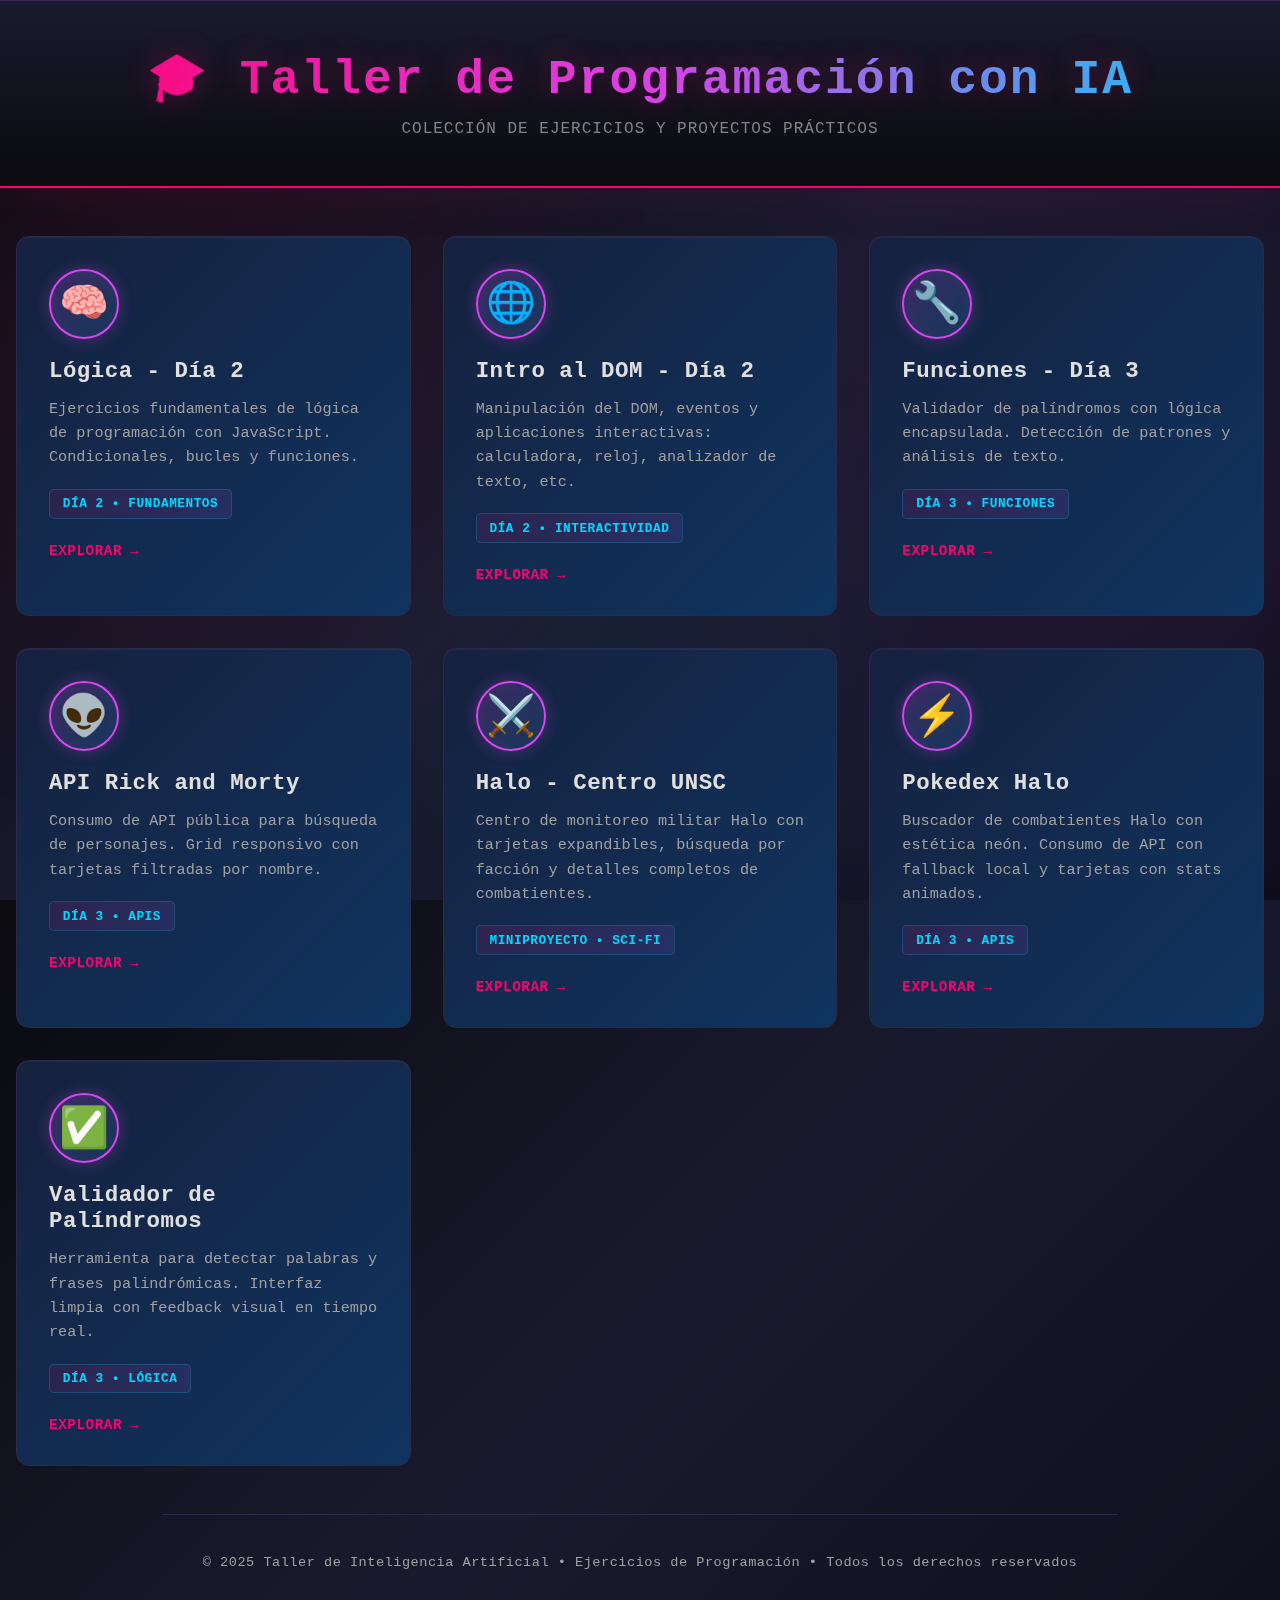
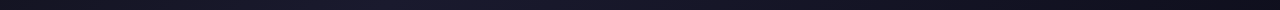
<file: index.html>
<!DOCTYPE html>
<html lang="es">

<head>
    <meta charset="UTF-8">
    <meta name="viewport" content="width=device-width, initial-scale=1.0">
    <title>Taller de Programación con IA - Ejercicios</title>
    <style>
        :root {
            --neon-pink: #ff006e;
            --neon-purple: #d946ef;
            --neon-cyan: #00d9ff;
            --neon-magenta: #b700ff;
            --dark-bg: #0a0a0f;
            --dark-bg-2: #1a1a2e;
            --card-bg: #16213e;
            --text-light: #e0e0e0;
            --text-subtle: #a0a0a0;
            --border-color: #2a2a4a;
            --transition: all 0.35s cubic-bezier(0.4, 0, 0.2, 1);
        }

        * {
            margin: 0;
            padding: 0;
            box-sizing: border-box;
        }

        html, body {
            scroll-behavior: smooth;
            height: 100%;
        }

        body {
            font-family: 'JetBrains Mono', 'Courier New', monospace;
            background: linear-gradient(135deg, #0a0a0f 0%, #1a1a2e 50%, #0d0d1a 100%);
            color: var(--text-light);
            margin: 0;
            padding: 0;
            display: flex;
            flex-direction: column;
            align-items: center;
            min-height: 100vh;
            position: relative;
            overflow-x: hidden;
        }

        /* Fondo animado con neón sutil */
        body::before {
            content: '';
            position: fixed;
            top: 0;
            left: 0;
            right: 0;
            bottom: 0;
            background: 
                radial-gradient(circle at 15% 40%, rgba(255, 0, 110, 0.08) 0%, transparent 40%),
                radial-gradient(circle at 85% 60%, rgba(217, 70, 239, 0.08) 0%, transparent 40%),
                radial-gradient(circle at 50% 80%, rgba(0, 217, 255, 0.05) 0%, transparent 40%);
            pointer-events: none;
            z-index: 0;
            animation: ambientGlow 8s ease-in-out infinite;
        }

        @keyframes ambientGlow {
            0%, 100% { opacity: 0.6; }
            50% { opacity: 0.8; }
        }

        header {
            background: linear-gradient(180deg, #1a1a2e 0%, #0a0a0f 100%);
            border-bottom: 2px solid var(--neon-pink);
            color: white;
            width: 100%;
            padding: 3rem 1rem;
            text-align: center;
            box-shadow: 0 0 50px rgba(255, 0, 110, 0.1), inset 0 1px 0 rgba(217, 70, 239, 0.2);
            margin-bottom: 3rem;
            position: relative;
            z-index: 1;
            animation: slideDown 0.6s cubic-bezier(0.34, 1.56, 0.64, 1);
        }

        @keyframes slideDown {
            from {
                opacity: 0;
                transform: translateY(-30px);
            }
            to {
                opacity: 1;
                transform: translateY(0);
            }
        }

        h1 {
            margin: 0;
            font-size: clamp(1.8rem, 5vw, 3rem);
            font-weight: 700;
            letter-spacing: 2px;
            background: linear-gradient(90deg, #ff006e 0%, #d946ef 50%, #00d9ff 100%);
            -webkit-background-clip: text;
            -webkit-text-fill-color: transparent;
            background-clip: text;
            text-shadow: 0 0 30px rgba(255, 0, 110, 0.3);
        }

        p.subtitle {
            margin-top: 0.8rem;
            opacity: 0.8;
            font-size: clamp(0.9rem, 3vw, 1rem);
            font-weight: 300;
            letter-spacing: 1px;
            color: var(--text-subtle);
            text-transform: uppercase;
        }

        main {
            width: 100%;
            max-width: 1400px;
            padding: 0 1rem 3rem 1rem;
            display: grid;
            grid-template-columns: repeat(auto-fit, minmax(300px, 1fr));
            gap: 2rem;
            position: relative;
            z-index: 1;
            animation: fadeIn 0.8s ease-out 0.2s both;
        }

        @keyframes fadeIn {
            from {
                opacity: 0;
            }
            to {
                opacity: 1;
            }
        }

        .card {
            background: linear-gradient(135deg, #16213e 0%, #0f3460 100%);
            border-radius: 0.8rem;
            padding: 2rem;
            border: 1px solid var(--border-color);
            box-shadow: 
                0 0 20px rgba(255, 0, 110, 0),
                inset 0 1px 0 rgba(217, 70, 239, 0.1);
            transition: var(--transition);
            text-decoration: none;
            color: var(--text-light);
            display: flex;
            flex-direction: column;
            align-items: flex-start;
            overflow: hidden;
            position: relative;
            animation: slideUp 0.6s cubic-bezier(0.34, 1.56, 0.64, 1) backwards;
        }

        /* Animación escalonada para cada tarjeta */
        .card:nth-child(1) { animation-delay: 0.1s; }
        .card:nth-child(2) { animation-delay: 0.2s; }
        .card:nth-child(3) { animation-delay: 0.3s; }
        .card:nth-child(4) { animation-delay: 0.4s; }
        .card:nth-child(5) { animation-delay: 0.5s; }
        .card:nth-child(6) { animation-delay: 0.6s; }
        .card:nth-child(7) { animation-delay: 0.7s; }

        @keyframes slideUp {
            from {
                opacity: 0;
                transform: translateY(30px);
            }
            to {
                opacity: 1;
                transform: translateY(0);
            }
        }

        /* Efecto glow de neón en hover */
        .card::before {
            content: '';
            position: absolute;
            top: -50%;
            left: -50%;
            width: 200%;
            height: 200%;
            background: linear-gradient(45deg, transparent 30%, rgba(255, 0, 110, 0.1) 50%, transparent 70%);
            transform: rotate(45deg);
            transition: all 0.6s ease;
            z-index: 0;
            opacity: 0;
        }

        .card:hover::before {
            animation: shimmer 0.6s ease-out;
        }

        @keyframes shimmer {
            0% {
                transform: translateX(-100%) translateY(-100%) rotate(45deg);
                opacity: 0;
            }
            50% {
                opacity: 1;
            }
            100% {
                transform: translateX(100%) translateY(100%) rotate(45deg);
                opacity: 0;
            }
        }

        .card:hover {
            transform: translateY(-10px);
            border-color: var(--neon-pink);
            box-shadow: 
                0 0 30px rgba(255, 0, 110, 0.3),
                0 0 60px rgba(217, 70, 239, 0.15),
                inset 0 0 20px rgba(0, 217, 255, 0.05);
        }

        .card:hover .card-icon {
            transform: scale(1.15) rotate(-10deg);
            box-shadow: 0 0 30px rgba(217, 70, 239, 0.6);
        }

        .card:hover .card-arrow::after {
            transform: translateX(10px);
            color: var(--neon-cyan);
        }

        .card-icon {
            font-size: 2.5rem;
            margin-bottom: 1.2rem;
            background: linear-gradient(135deg, rgba(217, 70, 239, 0.2) 0%, rgba(0, 217, 255, 0.1) 100%);
            width: 70px;
            height: 70px;
            display: flex;
            align-items: center;
            justify-content: center;
            border-radius: 50%;
            border: 2px solid var(--neon-purple);
            color: var(--neon-cyan);
            transition: var(--transition);
            position: relative;
            z-index: 2;
            box-shadow: 0 0 15px rgba(217, 70, 239, 0.3), inset 0 0 15px rgba(217, 70, 239, 0.05);
        }

        .card h2 {
            margin: 0 0 0.8rem 0;
            font-size: 1.4rem;
            color: var(--text-light);
            transition: var(--transition);
            position: relative;
            z-index: 2;
            font-weight: 600;
            letter-spacing: 0.5px;
        }

        .card:hover h2 {
            color: var(--neon-pink);
            text-shadow: 0 0 20px rgba(255, 0, 110, 0.4);
        }

        .card p {
            margin: 0;
            color: var(--text-subtle);
            line-height: 1.6;
            font-size: 0.95rem;
            position: relative;
            z-index: 2;
        }

        .card-meta {
            margin-top: 1.2rem;
            font-size: 0.8rem;
            background: linear-gradient(90deg, rgba(255, 0, 110, 0.1), rgba(217, 70, 239, 0.1));
            color: var(--neon-cyan);
            font-weight: 600;
            position: relative;
            z-index: 2;
            padding: 0.4rem 0.8rem;
            border-radius: 0.3rem;
            border: 1px solid rgba(0, 217, 255, 0.2);
            text-transform: uppercase;
            letter-spacing: 0.5px;
        }

        .card-arrow {
            margin-top: 1.5rem;
            font-weight: 600;
            color: var(--neon-pink);
            display: flex;
            align-items: center;
            gap: 0.5rem;
            transition: var(--transition);
            position: relative;
            z-index: 2;
            text-transform: uppercase;
            letter-spacing: 0.5px;
            font-size: 0.9rem;
        }

        .card-arrow::after {
            content: '→';
            transition: transform 0.3s ease, color 0.3s ease;
            display: inline-block;
        }

        footer {
            margin-top: auto;
            padding: 2.5rem;
            color: var(--text-subtle);
            font-size: 0.85rem;
            text-align: center;
            position: relative;
            z-index: 1;
            animation: fadeIn 1s ease-out 0.8s both;
            border-top: 1px solid var(--border-color);
            letter-spacing: 0.5px;
        }

        /* Responsive */
        @media (max-width: 768px) {
            header {
                padding: 2rem 1rem;
                margin-bottom: 2rem;
            }

            h1 {
                font-size: 1.8rem;
            }

            main {
                grid-template-columns: 1fr;
                gap: 1.5rem;
                padding: 0 1rem 2rem 1rem;
            }

            .card {
                padding: 1.5rem;
            }

            .card-icon {
                width: 60px;
                height: 60px;
                font-size: 2rem;
            }
        }

        /* Accessibility */
        .card:focus-visible {
            outline: 2px solid var(--neon-cyan);
            outline-offset: 3px;
        }

        /* Reduce motion */
        @media (prefers-reduced-motion: reduce) {
            * {
                animation-duration: 0.01ms !important;
                animation-iteration-count: 1 !important;
                transition-duration: 0.01ms !important;
            }
        }
    </style>
</head>

<body>

    <header>
        <h1>🎓 Taller de Programación con IA</h1>
        <p class="subtitle">Colección de Ejercicios y Proyectos Prácticos</p>
    </header>

    <main>
        <!-- Día 2: Lógica -->
        <a href="Lógica-Dia_2/index.html" class="card">
            <div class="card-icon">🧠</div>
            <h2>Lógica - Día 2</h2>
            <p>Ejercicios fundamentales de lógica de programación con JavaScript. Condicionales, bucles y funciones.</p>
            <div class="card-meta">Día 2 • Fundamentos</div>
            <div class="card-arrow">Explorar</div>
        </a>

        <!-- Día 2: DOM -->
        <a href="dom-dia-2/index.html" class="card">
            <div class="card-icon">🌐</div>
            <h2>Intro al DOM - Día 2</h2>
            <p>Manipulación del DOM, eventos y aplicaciones interactivas: calculadora, reloj, analizador de texto, etc.</p>
            <div class="card-meta">Día 2 • Interactividad</div>
            <div class="card-arrow">Explorar</div>
        </a>

        <!-- Día 3: Funciones -->
        <a href="funciones-dia3/index.html" class="card">
            <div class="card-icon">🔧</div>
            <h2>Funciones - Día 3</h2>
            <p>Validador de palíndromos con lógica encapsulada. Detección de patrones y análisis de texto.</p>
            <div class="card-meta">Día 3 • Funciones</div>
            <div class="card-arrow">Explorar</div>
        </a>

        <!-- Día 3: API Rick and Morty -->
        <a href="api-rick-morty/index.html" class="card">
            <div class="card-icon">👽</div>
            <h2>API Rick and Morty</h2>
            <p>Consumo de API pública para búsqueda de personajes. Grid responsivo con tarjetas filtradas por nombre.</p>
            <div class="card-meta">Día 3 • APIs</div>
            <div class="card-arrow">Explorar</div>
        </a>

        <!-- Miniproyecto: Halo Centro de Monitoreo -->
        <a href="miniproyecto/index.html" class="card">
            <div class="card-icon">⚔️</div>
            <h2>Halo - Centro UNSC</h2>
            <p>Centro de monitoreo militar Halo con tarjetas expandibles, búsqueda por facción y detalles completos de combatientes.</p>
            <div class="card-meta">Miniproyecto • Sci-Fi</div>
            <div class="card-arrow">Explorar</div>
        </a>

        <!-- API: Pokedex Halo -->
        <a href="apli-dia-3/index.html" class="card">
            <div class="card-icon">⚡</div>
            <h2>Pokedex Halo</h2>
            <p>Buscador de combatientes Halo con estética neón. Consumo de API con fallback local y tarjetas con stats animados.</p>
            <div class="card-meta">Día 3 • APIs</div>
            <div class="card-arrow">Explorar</div>
        </a>

        <!-- Validador: Palíndromos -->
        <a href="funciones-dia3/index.html" class="card">
            <div class="card-icon">✅</div>
            <h2>Validador de Palíndromos</h2>
            <p>Herramienta para detectar palabras y frases palindrómicas. Interfaz limpia con feedback visual en tiempo real.</p>
            <div class="card-meta">Día 3 • Lógica</div>
            <div class="card-arrow">Explorar</div>
        </a>
    </main>

    <footer>
        <p>&copy; 2025 Taller de Inteligencia Artificial • Ejercicios de Programación • Todos los derechos reservados</p>
    </footer>

</body>

</html>
</file>
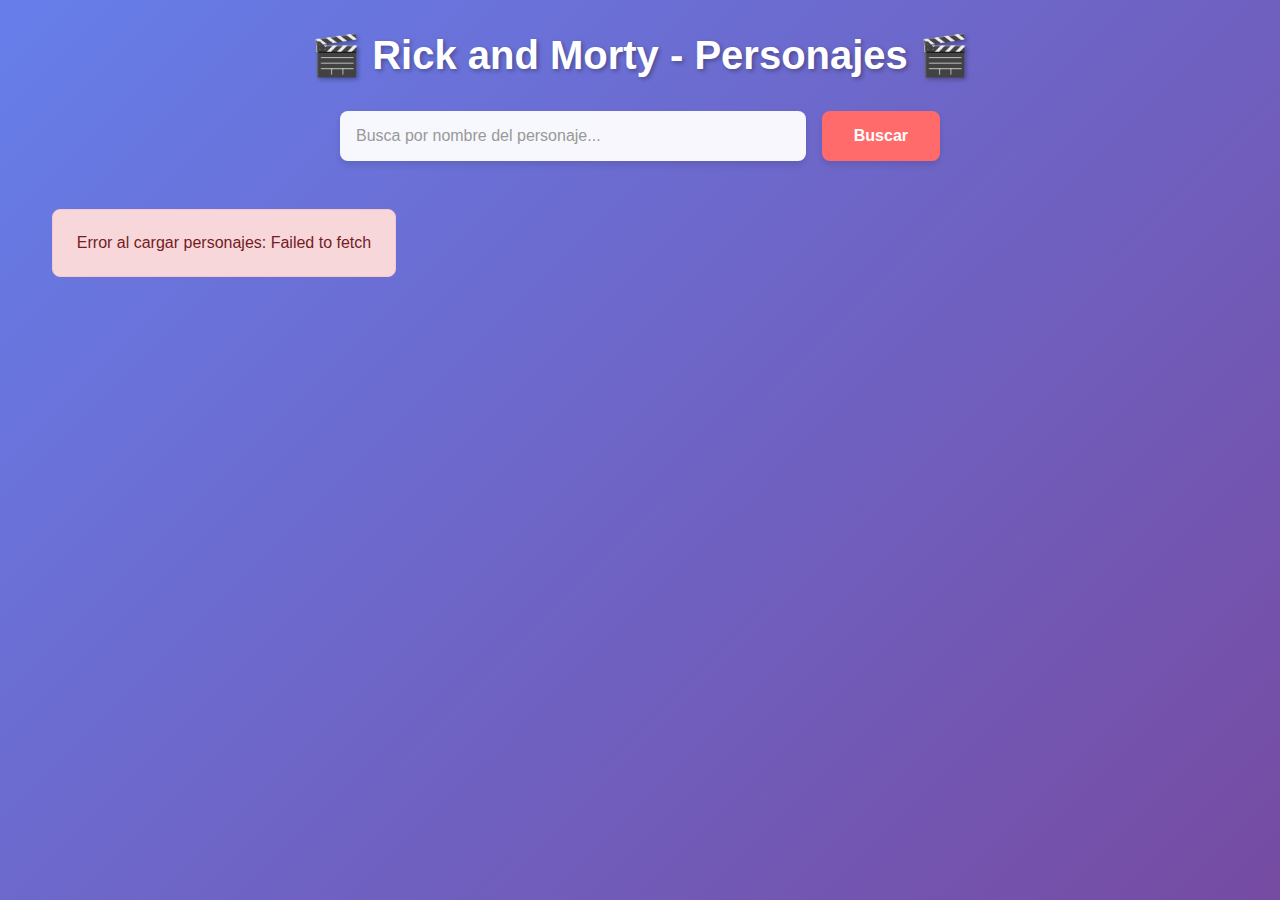
<file: api-rick-morty/index.html>
<!DOCTYPE html>
<html lang="es">
<head>
    <meta charset="UTF-8">
    <meta name="viewport" content="width=device-width, initial-scale=1.0">
    <title>Rick and Morty - Personajes</title>
    <style>
        * {
            margin: 0;
            padding: 0;
            box-sizing: border-box;
        }

        body {
            font-family: 'Arial', sans-serif;
            background: linear-gradient(135deg, #667eea 0%, #764ba2 100%);
            min-height: 100vh;
            padding: 2rem;
        }

        .header {
            text-align: center;
            color: white;
            margin-bottom: 2rem;
        }

        .header h1 {
            font-size: 2.5rem;
            margin-bottom: 0.5rem;
            text-shadow: 2px 2px 4px rgba(0, 0, 0, 0.3);
        }

        .search-section {
            max-width: 600px;
            margin: 0 auto 3rem;
            display: flex;
            gap: 1rem;
        }

        .search-section input {
            flex: 1;
            padding: 1rem;
            border: none;
            border-radius: 8px;
            font-size: 1rem;
            background: rgba(255, 255, 255, 0.95);
            color: #333;
            box-shadow: 0 4px 6px rgba(0, 0, 0, 0.1);
            transition: all 0.3s ease;
        }

        .search-section input:focus {
            outline: none;
            box-shadow: 0 6px 12px rgba(0, 0, 0, 0.2);
            transform: translateY(-2px);
        }

        .search-section input::placeholder {
            color: #999;
        }

        .search-section button {
            padding: 1rem 2rem;
            background: #ff6b6b;
            color: white;
            border: none;
            border-radius: 8px;
            font-size: 1rem;
            font-weight: bold;
            cursor: pointer;
            transition: all 0.3s ease;
            box-shadow: 0 4px 6px rgba(0, 0, 0, 0.1);
        }

        .search-section button:hover {
            background: #ff5252;
            transform: translateY(-2px);
            box-shadow: 0 6px 12px rgba(0, 0, 0, 0.2);
        }

        .search-section button:active {
            transform: translateY(0);
        }

        .container {
            display: grid;
            grid-template-columns: repeat(3, 1fr);
            gap: 2rem;
            max-width: 1400px;
            margin: 0 auto;
        }

        .card {
            background: white;
            border-radius: 12px;
            overflow: hidden;
            box-shadow: 0 8px 16px rgba(0, 0, 0, 0.2);
            transition: all 0.3s ease;
            cursor: pointer;
        }

        .card:hover {
            transform: translateY(-8px);
            box-shadow: 0 12px 24px rgba(0, 0, 0, 0.3);
        }

        .card-image {
            width: 100%;
            height: 250px;
            object-fit: cover;
        }

        .card-content {
            padding: 1.5rem;
        }

        .card-name {
            font-size: 1.3rem;
            font-weight: bold;
            color: #333;
            margin-bottom: 1rem;
        }

        .card-info {
            display: flex;
            flex-direction: column;
            gap: 0.75rem;
            font-size: 0.95rem;
            color: #666;
        }

        .card-info-row {
            display: flex;
            justify-content: space-between;
            align-items: center;
        }

        .label {
            font-weight: bold;
            color: #333;
        }

        .status {
            padding: 0.3rem 0.8rem;
            border-radius: 20px;
            font-size: 0.85rem;
            font-weight: bold;
            display: inline-block;
        }

        .status.alive {
            background: #d4edda;
            color: #155724;
        }

        .status.dead {
            background: #f8d7da;
            color: #721c24;
        }

        .status.unknown {
            background: #e2e3e5;
            color: #383d41;
        }

        .loading {
            text-align: center;
            color: white;
            font-size: 1.2rem;
            padding: 2rem;
        }

        .error {
            background: #f8d7da;
            color: #721c24;
            padding: 1.5rem;
            border-radius: 8px;
            text-align: center;
            max-width: 600px;
            margin: 0 auto;
            border: 1px solid #f5c6cb;
        }

        .no-results {
            text-align: center;
            color: white;
            font-size: 1.1rem;
            padding: 2rem;
        }

        /* Responsive */
        @media (max-width: 768px) {
            .container {
                grid-template-columns: 1fr;
            }

            .header h1 {
                font-size: 2rem;
            }

            .search-section {
                flex-direction: column;
            }

            .search-section input,
            .search-section button {
                width: 100%;
            }
        }

        @media (max-width: 1024px) and (min-width: 769px) {
            .container {
                grid-template-columns: repeat(2, 1fr);
            }
        }
    </style>
</head>
<body>
    <div class="header">
        <h1>🎬 Rick and Morty - Personajes 🎬</h1>
    </div>

    <div class="search-section">
        <input 
            type="text" 
            id="searchInput" 
            placeholder="Busca por nombre del personaje..." 
        />
        <button id="searchBtn">Buscar</button>
    </div>

    <div id="container" class="container"></div>

    <script src="api.js"></script>
</body>
</html>
</file>
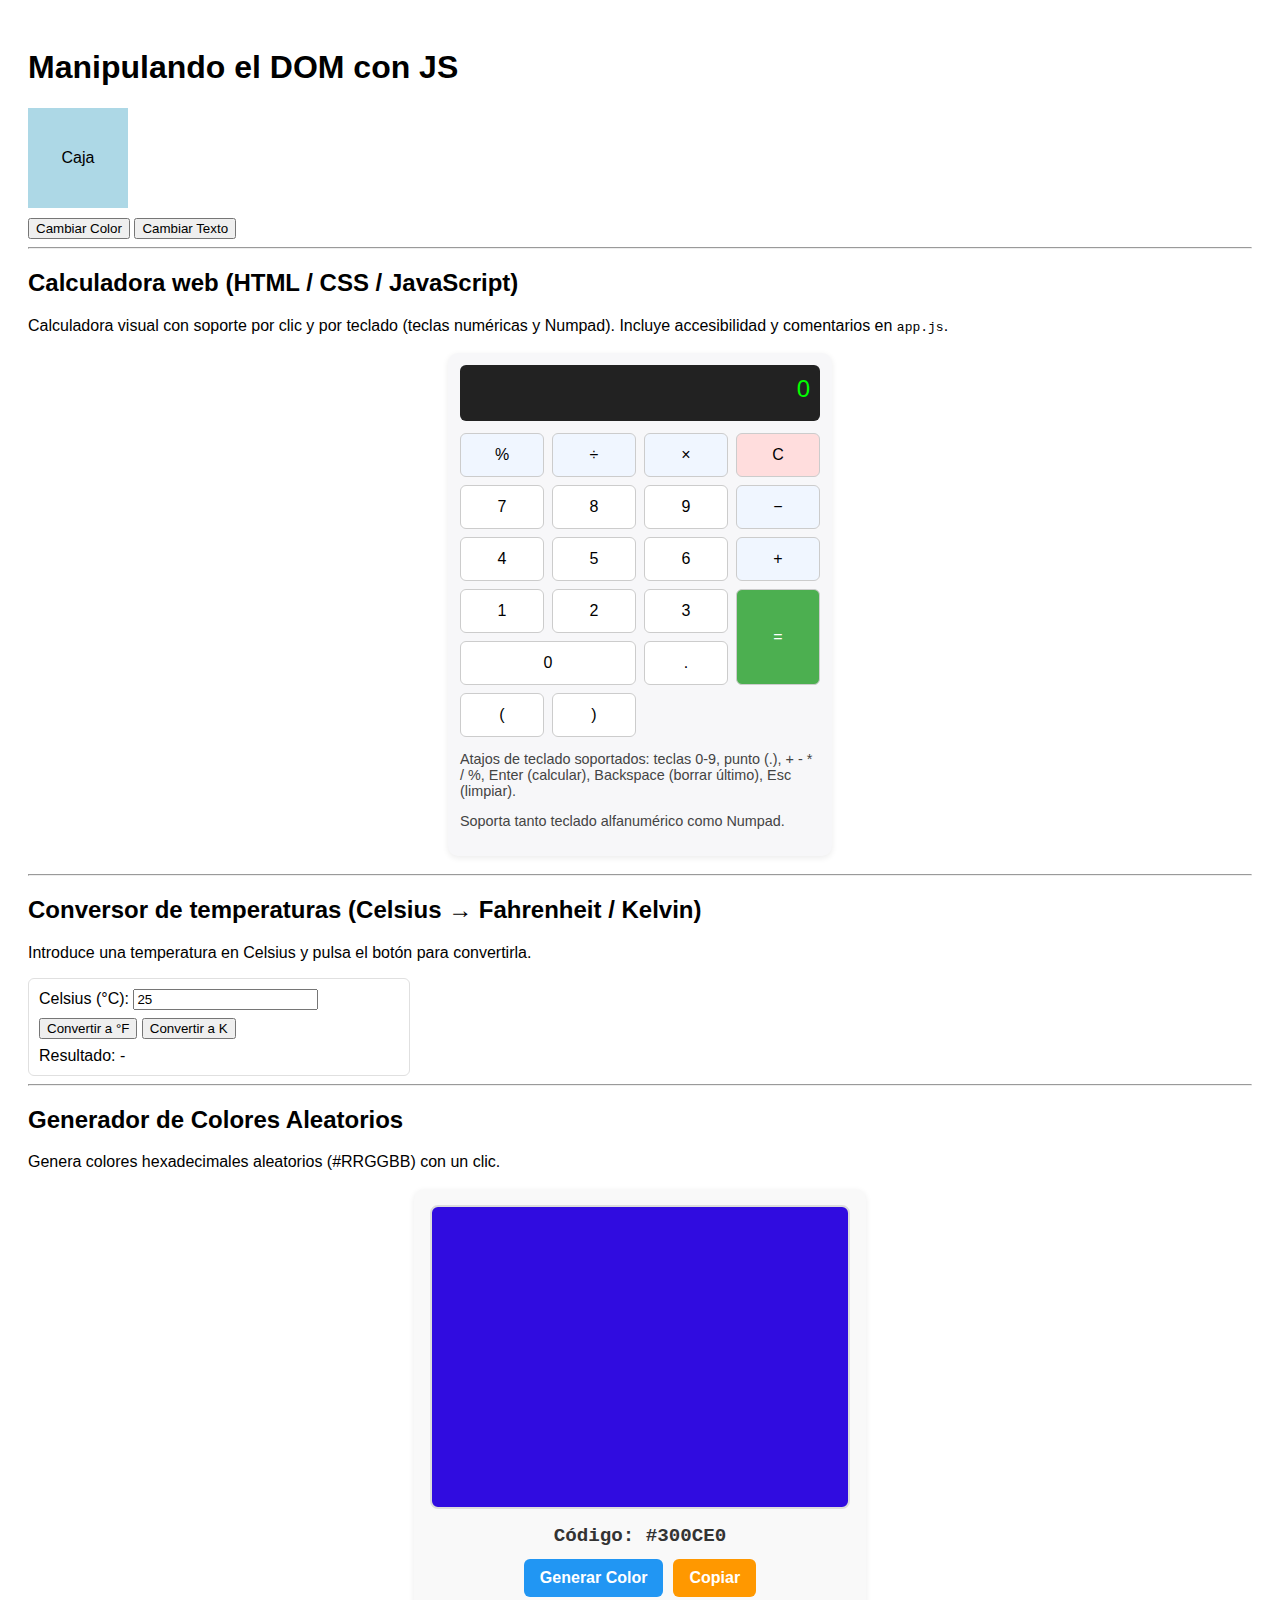
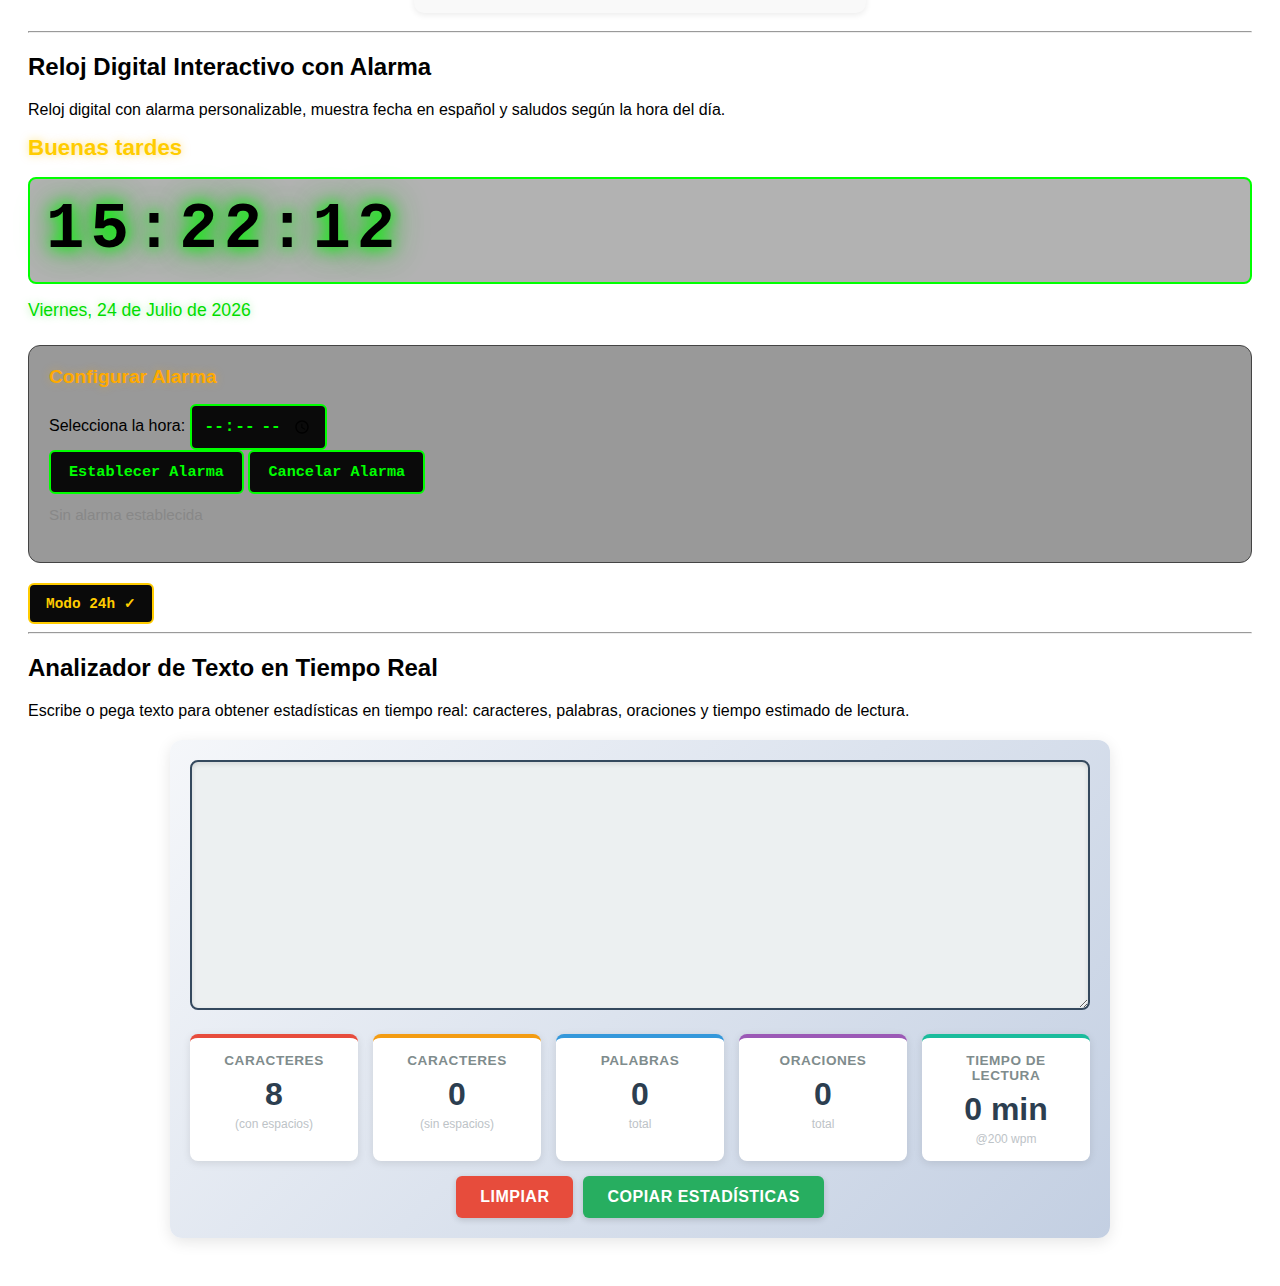
<file: dom-dia-2/index.html>
<!DOCTYPE html>
<html lang="es">
<head>
    <meta charset="UTF-8">
    <meta name="viewport" content="width=device-width, initial-scale=1.0">
    <title>Intro al DOM</title>
    <style>
        body { font-family: sans-serif; padding: 20px; }
        .caja {
            width: 100px;
            height: 100px;
            background-color: lightblue;
            margin: 10px 0;
            display: flex;
            align-items: center;
            justify-content: center;
        }
    </style>
    <!-- Estilos de la calculadora web (se añaden para la sección solicitada) -->
    <link rel="stylesheet" href="styles.css">
</head>
<body>
    <h1>Manipulando el DOM con JS</h1>
    
    <div id="miCaja" class="caja">Caja</div>
    
    <button id="btnCambiarColor">Cambiar Color</button>
    <button id="btnCambiarTexto">Cambiar Texto</button>

    <script src="dom.js"></script>
    
    <!-- ==================== Calculadora web completa (HTML/CSS/JS) ==================== -->
    <hr>
    <h2>Calculadora web (HTML / CSS / JavaScript)</h2>
    <p>Calculadora visual con soporte por clic y por teclado (teclas numéricas y Numpad). Incluye accesibilidad y comentarios en <code>app.js</code>.</p>

    <div class="webcalc" id="webcalc" aria-label="Calculadora" role="application">
        <div class="webcalc-screen" id="wc-screen" aria-live="polite">0</div>

        <div class="webcalc-keypad">
            <!-- filas de botones -->
            <button class="wc-btn wc-btn-op" data-value="%" aria-label="módulo">%</button>
            <button class="wc-btn wc-btn-op" data-value="/" aria-label="dividir">÷</button>
            <button class="wc-btn wc-btn-op" data-value="*" aria-label="multiplicar">×</button>
            <button class="wc-btn wc-btn-clear" id="wc-clear" aria-label="limpiar">C</button>

            <button class="wc-btn" data-value="7">7</button>
            <button class="wc-btn" data-value="8">8</button>
            <button class="wc-btn" data-value="9">9</button>
            <button class="wc-btn wc-btn-op" data-value="-" aria-label="restar">−</button>

            <button class="wc-btn" data-value="4">4</button>
            <button class="wc-btn" data-value="5">5</button>
            <button class="wc-btn" data-value="6">6</button>
            <button class="wc-btn wc-btn-op" data-value="+" aria-label="sumar">+</button>

            <button class="wc-btn" data-value="1">1</button>
            <button class="wc-btn" data-value="2">2</button>
            <button class="wc-btn" data-value="3">3</button>
            <button class="wc-btn wc-btn-equals" id="wc-equals" aria-label="igual">=</button>

            <button class="wc-btn wc-btn-zero" data-value="0">0</button>
            <button class="wc-btn" data-value=".">.</button>
            <button class="wc-btn" data-value="(" aria-label="paréntesis abrir">(</button>
            <button class="wc-btn" data-value=")" aria-label="paréntesis cerrar">)</button>
        </div>

        <div class="webcalc-help">
            <p>Atajos de teclado soportados: teclas 0-9, punto (.), + - * / %, Enter (calcular), Backspace (borrar último), Esc (limpiar).</p>
            <p>Soporta tanto teclado alfanumérico como Numpad.</p>
        </div>
    </div>

    <!-- Conectar el script que implementa la calculadora web -->
    <script src="app.js"></script>

    <!-- Conversor de temperaturas (no borra lo demás) -->
    <hr>
    <h2>Conversor de temperaturas (Celsius → Fahrenheit / Kelvin)</h2>
    <p>Introduce una temperatura en Celsius y pulsa el botón para convertirla.</p>
    <div id="temp-converter" style="max-width:360px;border:1px solid #e0e0e0;padding:10px;border-radius:6px;">
        <label for="temp-celsius-input">Celsius (°C):</label>
        <input id="temp-celsius-input" type="text" value="25" aria-label="Temperatura en Celsius">
        <div style="margin-top:8px;">
            <button id="temp-to-f">Convertir a °F</button>
            <button id="temp-to-k">Convertir a K</button>
        </div>
        <div style="margin-top:8px;">Resultado: <span id="temp-result">-</span></div>
    </div>

    <script src="temp.js"></script>

    <!-- Generador de Colores Aleatorios -->
    <hr>
    <h2>Generador de Colores Aleatorios</h2>
    <p>Genera colores hexadecimales aleatorios (#RRGGBB) con un clic.</p>
    
    <div class="color-generator">
        <div class="cg-color-box" id="cg-color-box" aria-label="Caja de color"></div>
        <p class="cg-hex-text">Código: <span id="cg-hex-display">#000000</span></p>
        <div class="cg-button-group">
            <button id="cg-generate-btn" class="cg-btn cg-btn-generate" aria-label="Generar nuevo color">Generar Color</button>
            <button id="cg-copy-btn" class="cg-btn cg-btn-copy" aria-label="Copiar código de color">Copiar</button>
        </div>
    </div>

    <script src="color-gen.js"></script>

    <!-- Reloj Digital Interactivo con Alarma -->
    <hr>
    <h2>Reloj Digital Interactivo con Alarma</h2>
    <p>Reloj digital con alarma personalizable, muestra fecha en español y saludos según la hora del día.</p>

    <div class="digital-clock" id="digital-clock" aria-label="Reloj digital">
        <div class="clock-greeting" id="clock-greeting">Buenos días</div>
        <div class="clock-display" id="clock-display">00:00:00</div>
        <div class="clock-date" id="clock-date">Lunes, 26 de Noviembre de 2025</div>

        <div class="clock-alarm-section">
            <h3>Configurar Alarma</h3>
            <label for="clock-alarm-input">Selecciona la hora:</label>
            <input id="clock-alarm-input" class="clock-alarm-input" type="time" aria-label="Hora de alarma">
            
            <div class="clock-alarm-buttons">
                <button id="clock-set-alarm" class="clock-btn" aria-label="Establecer alarma">Establecer Alarma</button>
                <button id="clock-cancel-alarm" class="clock-btn" aria-label="Cancelar alarma">Cancelar Alarma</button>
            </div>

            <div class="clock-alarm-status" id="clock-alarm-status">Sin alarma</div>
            
            <div class="clock-alarm-notification" id="clock-alarm-notification" role="alert">
                ¡¡ALARMA!!
            </div>
        </div>

        <button id="clock-toggle-mode" class="clock-mode-toggle" aria-label="Toggle entre 24h y 12h">Modo 24h ✓</button>
    </div>

    <script src="clock.js"></script>

    <!-- Analizador de Texto -->
    <hr>
    <h2>Analizador de Texto en Tiempo Real</h2>
    <p>Escribe o pega texto para obtener estadísticas en tiempo real: caracteres, palabras, oraciones y tiempo estimado de lectura.</p>

    <div class="text-analyzer" id="text-analyzer">
        <!-- TEXTAREA: Área grande para que el usuario escriba texto -->
        <textarea 
            id="ta-input" 
            class="ta-textarea" 
            placeholder="Escribe o pega tu texto aquí..." 
            aria-label="Área de texto para análisis">
        </textarea>

        <!-- SECCIÓN DE ESTADÍSTICAS: Muestra métricas en tiempo real -->
        <div class="ta-stats-grid">
            <!-- Tarjeta 1: Caracteres con espacios -->
            <div class="ta-stat-card ta-stat-chars-with-spaces">
                <div class="ta-stat-label">Caracteres</div>
                <div class="ta-stat-value" id="ta-chars-with-spaces">0</div>
                <div class="ta-stat-sublabel">(con espacios)</div>
            </div>

            <!-- Tarjeta 2: Caracteres sin espacios -->
            <div class="ta-stat-card ta-stat-chars-without-spaces">
                <div class="ta-stat-label">Caracteres</div>
                <div class="ta-stat-value" id="ta-chars-without-spaces">0</div>
                <div class="ta-stat-sublabel">(sin espacios)</div>
            </div>

            <!-- Tarjeta 3: Número de palabras -->
            <div class="ta-stat-card ta-stat-words">
                <div class="ta-stat-label">Palabras</div>
                <div class="ta-stat-value" id="ta-word-count">0</div>
                <div class="ta-stat-sublabel">total</div>
            </div>

            <!-- Tarjeta 4: Número de oraciones -->
            <div class="ta-stat-card ta-stat-sentences">
                <div class="ta-stat-label">Oraciones</div>
                <div class="ta-stat-value" id="ta-sentence-count">0</div>
                <div class="ta-stat-sublabel">total</div>
            </div>

            <!-- Tarjeta 5: Tiempo estimado de lectura -->
            <div class="ta-stat-card ta-stat-reading-time">
                <div class="ta-stat-label">Tiempo de Lectura</div>
                <div class="ta-stat-value" id="ta-reading-time">0 min</div>
                <div class="ta-stat-sublabel">@200 wpm</div>
            </div>
        </div>

        <!-- BOTONES DE CONTROL -->
        <div class="ta-button-group">
            <button id="ta-clear-btn" class="ta-btn ta-btn-clear" aria-label="Limpiar todo">Limpiar</button>
            <button id="ta-copy-stats-btn" class="ta-btn ta-btn-copy" aria-label="Copiar estadísticas">Copiar Estadísticas</button>
        </div>
    </div>

    <script src="text-analyzer.js"></script>
</file>
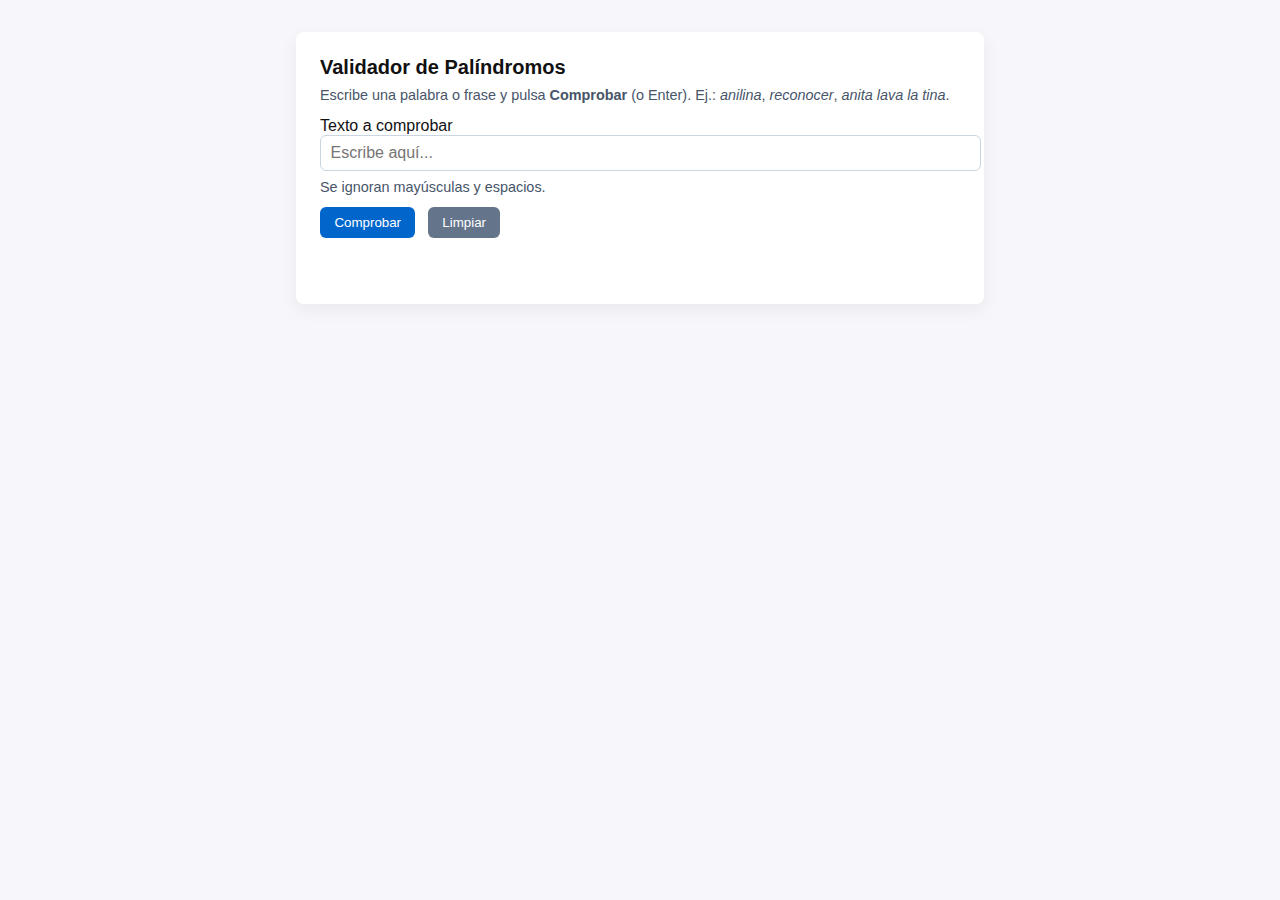
<file: funciones-dia3/index.html>
<!doctype html>
<html lang="es">
	<head>
		<meta charset="utf-8" />
		<meta name="viewport" content="width=device-width, initial-scale=1" />
		<title>Validador de Palíndromos</title>
		<style>
			body{font-family:Segoe UI, Roboto, Arial, sans-serif;margin:2rem;background:#f7f7fb;color:#111}
			.card{max-width:640px;margin:0 auto;background:#fff;border-radius:8px;padding:1.5rem;box-shadow:0 6px 18px rgba(16,24,40,.06)}
			h1{font-size:1.25rem;margin:0 0 .5rem}
			label{display:block;margin-top:.5rem}
			input[type="text"]{width:100%;padding:.5rem .6rem;font-size:1rem;border:1px solid #cbd5e1;border-radius:6px}
			button{margin-top:.75rem;padding:.5rem .9rem;border-radius:6px;border:0;background:#0066cc;color:#fff;cursor:pointer}
			button:active{transform:translateY(1px)}
			.result{margin-top:1rem;padding:.8rem;border-radius:6px}
			.ok{background:#e6fffa;color:#03543f;border:1px solid #b7f5e7}
			.no{background:#fff1f2;color:#7f1d1d;border:1px solid #fecaca}
			.hint{font-size:.9rem;color:#475569;margin-top:.5rem}
		</style>
	</head>
	<body>
		<main class="card" role="main">
			<h1>Validador de Palíndromos</h1>
			<p class="hint">Escribe una palabra o frase y pulsa <strong>Comprobar</strong> (o Enter). Ej.: <em>anilina</em>, <em>reconocer</em>, <em>anita lava la tina</em>.</p>

			<label for="texto">Texto a comprobar</label>
			<input id="texto" type="text" placeholder="Escribe aquí..." aria-describedby="help" />
			<div id="help" class="hint">Se ignoran mayúsculas y espacios.</div>

			<div>
				<button id="comprobar">Comprobar</button>
				<button id="limpiar" style="margin-left:.5rem;background:#64748b">Limpiar</button>
			</div>

			<div id="salida" class="result" aria-live="polite"></div>
		</main>

		<!-- Cargar la función principal (definida en palindromo.js) -->
		<script src="palindromo.js"></script>
		<script>
			(function(){
				var input = document.getElementById('texto');
				var btn = document.getElementById('comprobar');
				var limpiar = document.getElementById('limpiar');
				var salida = document.getElementById('salida');

				function mostrarResultado(texto, es){
					salida.textContent = texto;
					salida.className = 'result ' + (es ? 'ok' : 'no');
				}

				function manejar(){
					var valor = input.value || '';
					var limpio = valor.trim();
					if(limpio.length === 0){
						salida.textContent = 'Introduce un texto para comprobar.';
						salida.className = 'result no';
						return;
					}

					// Llamamos a la función definida en palindromo.js
					try{
						var es = typeof esPalindromo === 'function' && esPalindromo(limpio);
						if(es) mostrarResultado('✓ "' + limpio + '" es un palíndromo.', true);
						else mostrarResultado('✗ "' + limpio + '" NO es un palíndromo.', false);
					}catch(e){
						salida.textContent = 'Error al comprobar. Asegúrate de que "palindromo.js" está disponible.';
						salida.className = 'result no';
						console.error(e);
					}
				}

				btn.addEventListener('click', manejar);
				limpiar.addEventListener('click', function(){ input.value = ''; salida.textContent = ''; salida.className = 'result'; input.focus(); });

				// Permitir Enter en el input
				input.addEventListener('keydown', function(e){ if(e.key === 'Enter') manejar(); });

			})();
		</script>
	</body>
</html>
</file>
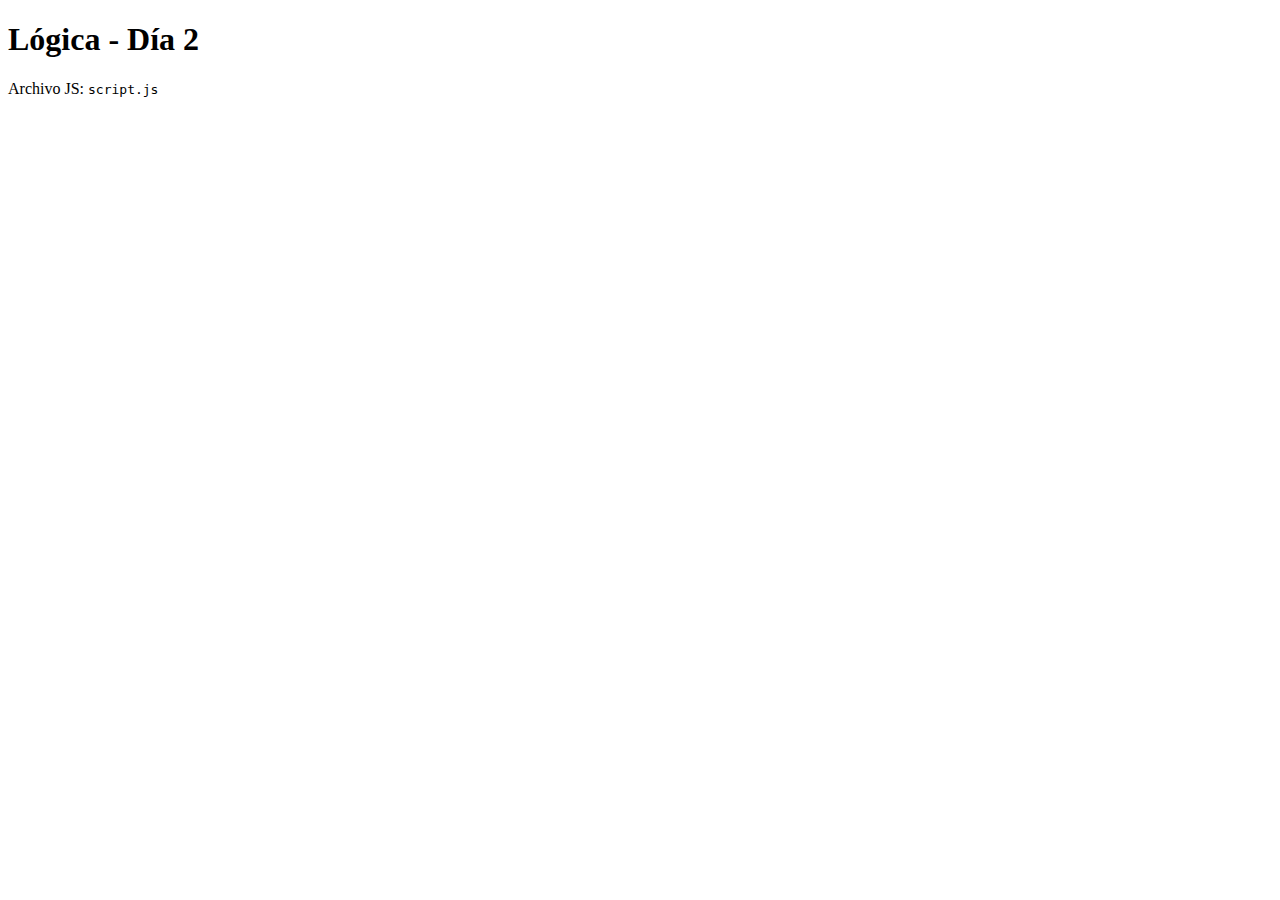
<file: Lógica-Dia_2/index.html>
<!doctype html>
<html lang="es">
<head>
    <meta charset="utf-8" />
    <meta name="viewport" content="width=device-width,initial-scale=1" />
    <title>Lógica - Día 2</title>
</head>
<body>
    <h1>Lógica - Día 2</h1>
    <p>Archivo JS: <code>script.js</code></p>

    <!-- Enlaza al script ubicado en la misma carpeta (/Lógica-Dia_2/script.js) -->
    <script src="script.js" defer></script>
</body>
</html>
</file>
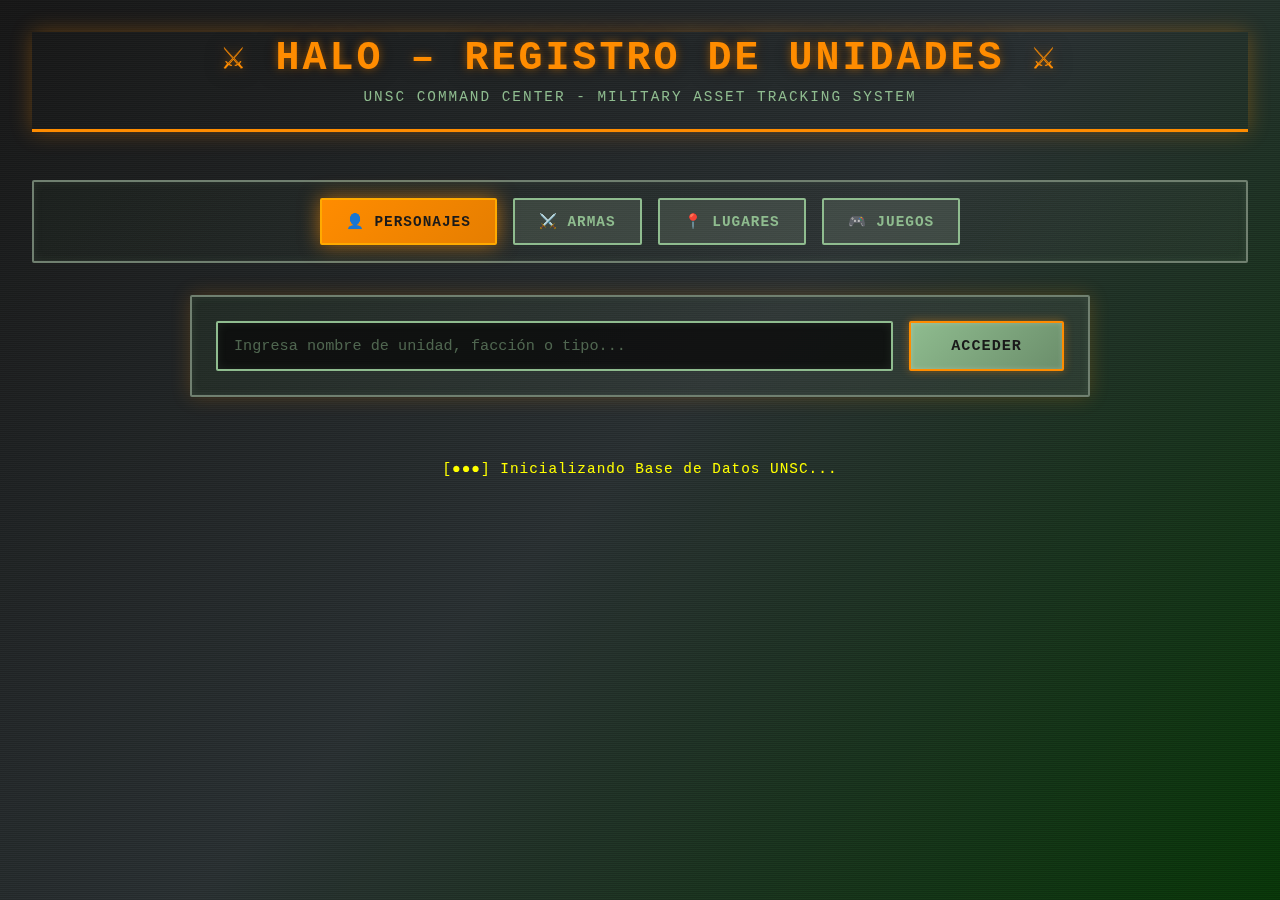
<file: miniproyecto/index.html>
<!DOCTYPE html>
<html lang="es">
<head>
    <meta charset="UTF-8">
    <meta name="viewport" content="width=device-width, initial-scale=1.0">
    <title>Halo – Registro de Unidades</title>
    <style>
        * {
            margin: 0;
            padding: 0;
            box-sizing: border-box;
        }

        html, body {
            height: 100%;
            font-family: 'Courier New', monospace;
            background: linear-gradient(135deg, #1a1a1a 0%, #2d3436 50%, #0a3a0a 100%);
            color: #8fbc8f;
            overflow-x: hidden;
        }

        /* Efecto de escaneo CRT */
        body::before {
            content: '';
            position: fixed;
            top: 0;
            left: 0;
            width: 100%;
            height: 100%;
            background: 
                repeating-linear-gradient(
                    0deg,
                    rgba(0, 0, 0, 0.15) 0px,
                    rgba(0, 0, 0, 0.15) 1px,
                    transparent 1px,
                    transparent 2px
                );
            pointer-events: none;
            z-index: 1;
        }

        .hud-container {
            position: relative;
            z-index: 2;
            min-height: 100vh;
            padding: 2rem;
        }

        /* ENCABEZADO */
        .header {
            text-align: center;
            margin-bottom: 3rem;
            border-bottom: 3px solid #ff8c00;
            padding-bottom: 1.5rem;
            box-shadow: 0 0 20px rgba(255, 140, 0, 0.3);
        }

        .header h1 {
            font-size: 2.5rem;
            color: #ff8c00;
            text-transform: uppercase;
            letter-spacing: 3px;
            text-shadow: 0 0 10px rgba(255, 140, 0, 0.5), 0 0 20px rgba(0, 0, 0, 0.8);
            margin-bottom: 0.5rem;
        }

        .header p {
            color: #8fbc8f;
            font-size: 0.9rem;
            letter-spacing: 2px;
        }

        /* NAVEGACIÓN DE SECCIONES */
        .nav-section {
            display: flex;
            gap: 1rem;
            margin-bottom: 2rem;
            padding: 1rem;
            background: linear-gradient(135deg, rgba(47, 79, 47, 0.1) 0%, rgba(105, 105, 105, 0.1) 100%);
            border: 2px solid #708070;
            border-radius: 2px;
            flex-wrap: wrap;
            justify-content: center;
            box-shadow: inset 0 0 10px rgba(143, 188, 143, 0.1);
        }

        .nav-btn {
            padding: 0.8rem 1.5rem;
            background: rgba(112, 128, 112, 0.3);
            color: #8fbc8f;
            border: 2px solid #8fbc8f;
            border-radius: 2px;
            font-family: 'Courier New', monospace;
            font-size: 0.9rem;
            font-weight: bold;
            text-transform: uppercase;
            letter-spacing: 1px;
            cursor: pointer;
            transition: all 0.3s ease;
        }

        .nav-btn:hover {
            background: rgba(143, 188, 143, 0.2);
            transform: translateY(-2px);
            box-shadow: 0 0 10px rgba(143, 188, 143, 0.4);
        }

        .nav-btn.active {
            background: linear-gradient(135deg, #ff8c00 0%, #e67e00 100%);
            color: #1a1a1a;
            border-color: #ffaa00;
            box-shadow: 0 0 20px rgba(255, 140, 0, 0.6);
        }

        /* SECCIÓN DE BÚSQUEDA */
        .search-section {
            max-width: 900px;
            margin: 0 auto 3rem;
            display: flex;
            gap: 1rem;
            padding: 1.5rem;
            background: linear-gradient(135deg, rgba(47, 79, 47, 0.2) 0%, rgba(105, 105, 105, 0.2) 100%);
            border: 2px solid #708070;
            border-radius: 2px;
            box-shadow: 
                inset 0 0 10px rgba(143, 188, 143, 0.1),
                0 0 20px rgba(255, 140, 0, 0.2);
        }

        .search-section label {
            display: none;
        }

        .search-section input {
            flex: 1;
            padding: 0.9rem 1rem;
            background: rgba(10, 10, 10, 0.8);
            border: 2px solid #8fbc8f;
            border-radius: 2px;
            color: #8fbc8f;
            font-family: 'Courier New', monospace;
            font-size: 0.95rem;
            transition: all 0.3s ease;
            box-shadow: inset 0 0 10px rgba(143, 188, 143, 0.1);
        }

        .search-section input:focus {
            outline: none;
            border-color: #ff8c00;
            box-shadow: 
                inset 0 0 15px rgba(143, 188, 143, 0.2),
                0 0 15px rgba(255, 140, 0, 0.4);
            background: rgba(10, 10, 10, 0.9);
        }

        .search-section input::placeholder {
            color: rgba(143, 188, 143, 0.5);
        }

        .search-section button {
            padding: 0.9rem 2.5rem;
            background: linear-gradient(135deg, #8fbc8f 0%, #6b8e6b 100%);
            color: #1a1a1a;
            border: 2px solid #ff8c00;
            border-radius: 2px;
            font-family: 'Courier New', monospace;
            font-size: 0.95rem;
            font-weight: bold;
            text-transform: uppercase;
            letter-spacing: 1px;
            cursor: pointer;
            transition: all 0.3s ease;
            box-shadow: 
                0 0 10px rgba(255, 140, 0, 0.4),
                inset 0 0 5px rgba(255, 255, 255, 0.2);
        }

        .search-section button:hover {
            background: linear-gradient(135deg, #ff8c00 0%, #e67e00 100%);
            color: white;
            transform: translateY(-2px);
            box-shadow: 
                0 0 20px rgba(255, 140, 0, 0.7),
                inset 0 0 5px rgba(255, 255, 255, 0.3);
        }

        .search-section button:active {
            transform: translateY(0);
        }

        /* INDICADOR DE ESTADO */
        .status-indicator {
            text-align: center;
            padding: 1rem;
            min-height: 2rem;
            font-size: 0.9rem;
            color: #ff8c00;
            letter-spacing: 1px;
        }

        .status-indicator.loading {
            color: #ffff00;
            animation: pulse 1.5s infinite;
        }

        .status-indicator.error {
            color: #ff0000;
        }

        @keyframes pulse {
            0%, 100% { opacity: 1; }
            50% { opacity: 0.5; }
        }

        /* CONTENEDOR GRID */
        .container {
            display: grid;
            grid-template-columns: repeat(3, 1fr);
            gap: 2rem;
            max-width: 1600px;
            margin: 0 auto;
        }

        /* TARJETA */
        .card {
            background: linear-gradient(135deg, rgba(47, 79, 47, 0.3) 0%, rgba(105, 105, 105, 0.2) 100%);
            border: 3px solid #708070;
            border-radius: 2px;
            overflow: hidden;
            transition: all 0.3s ease;
            box-shadow: 
                0 0 15px rgba(143, 188, 143, 0.2),
                inset 0 0 10px rgba(143, 188, 143, 0.05);
            cursor: pointer;
            position: relative;
        }

        .card:hover {
            transform: translateY(-8px);
            border-color: #ff8c00;
            box-shadow: 
                0 0 30px rgba(255, 140, 0, 0.5),
                inset 0 0 15px rgba(143, 188, 143, 0.1);
        }

        .card.expanded {
            grid-column: 1 / -1;
            border-color: #ff8c00;
        }

        .card-image-container {
            width: 100%;
            height: 250px;
            background: #0a0a0a;
            overflow: hidden;
            border-bottom: 2px solid #708070;
            display: flex;
            align-items: center;
            justify-content: center;
        }

        .card-image-emoji {
            font-size: 6rem;
            text-align: center;
            width: 100%;
            height: 100%;
            display: flex;
            align-items: center;
            justify-content: center;
            background: linear-gradient(135deg, rgba(143, 188, 143, 0.1) 0%, rgba(255, 140, 0, 0.1) 100%);
        }

        .card-image {
            width: 100%;
            height: 100%;
            object-fit: cover;
            filter: brightness(0.9) contrast(1.1);
            transition: transform 0.3s ease;
        }

        .card:hover .card-image {
            transform: scale(1.05);
        }

        .card-image-fallback {
            width: 100%;
            height: 100%;
            display: flex;
            align-items: center;
            justify-content: center;
            background: linear-gradient(135deg, #1a1a1a 0%, #2d3436 100%);
            color: #8fbc8f;
            font-size: 3rem;
        }

        .card-content {
            padding: 1.5rem;
        }

        .card-header {
            display: flex;
            justify-content: space-between;
            align-items: center;
            margin-bottom: 1rem;
        }

        .card-name {
            font-size: 1.2rem;
            font-weight: bold;
            color: #ff8c00;
            text-transform: uppercase;
            letter-spacing: 1px;
            text-shadow: 0 0 5px rgba(255, 140, 0, 0.3);
            flex: 1;
        }

        .expand-icon {
            font-size: 1.2rem;
            color: #ff8c00;
            transition: all 0.3s ease;
            margin-left: 0.5rem;
        }

        .card:hover .expand-icon {
            transform: scale(1.3);
            animation: pulse 0.6s infinite;
        }

        @keyframes pulse {
            0%, 100% { opacity: 1; }
            50% { opacity: 0.7; }
        }

        .card-info {
            display: flex;
            flex-direction: column;
            gap: 0.8rem;
            font-size: 0.9rem;
        }

        .card-info-row {
            display: flex;
            justify-content: space-between;
            align-items: flex-start;
            border-bottom: 1px solid rgba(143, 188, 143, 0.2);
            padding-bottom: 0.6rem;
        }

        .card-info-row:last-child {
            border-bottom: none;
        }

        .info-label {
            font-weight: bold;
            color: #8fbc8f;
            min-width: 100px;
            text-transform: uppercase;
            font-size: 0.8rem;
            letter-spacing: 0.5px;
        }

        .info-value {
            color: #a9d5a9;
            text-align: right;
            flex: 1;
            padding-left: 1rem;
        }

        /* TARJETA EXPANDIDA */
        .card-expanded {
            position: fixed;
            top: 50%;
            left: 50%;
            transform: translate(-50%, -50%);
            width: 90%;
            max-width: 900px;
            max-height: 85vh;
            background: linear-gradient(135deg, rgba(26, 26, 39, 0.99) 0%, rgba(45, 52, 54, 0.99) 100%);
            border: 3px solid #ff8c00;
            border-radius: 4px;
            padding: 2.5rem;
            z-index: 10001;
            overflow-y: auto;
            box-shadow: 
                0 0 100px rgba(255, 140, 0, 0.8),
                0 0 200px rgba(0, 0, 0, 0.9),
                inset 0 0 20px rgba(143, 188, 143, 0.1);
            animation: slideDown 0.4s ease;
            pointer-events: auto;
        }

        @keyframes slideDown {
            from {
                opacity: 0;
                transform: translate(-50%, -55%);
            }
            to {
                opacity: 1;
                transform: translate(-50%, -50%);
            }
        }

        /* Overlay para expandida - BLOQUEADOR */
        .card.expanded::after {
            content: '';
            position: fixed;
            top: 0;
            left: 0;
            width: 100%;
            height: 100%;
            background: rgba(0, 0, 0, 0.85);
            z-index: 10000;
            pointer-events: auto;
        }

        .close-btn {
            position: absolute;
            top: 1rem;
            right: 1rem;
            font-size: 1.8rem;
            color: #ff8c00;
            cursor: pointer;
            transition: all 0.3s ease;
            z-index: 10002;
            padding: 0.5rem;
            background: rgba(0, 0, 0, 0.5);
            border-radius: 4px;
            border: 1px solid #ff8c00;
        }

        .close-btn:hover {
            transform: scale(1.3) rotate(90deg);
            text-shadow: 0 0 10px rgba(255, 140, 0, 0.7);
            background: rgba(255, 140, 0, 0.2);
        }

        .card-expanded-content {
            position: relative;
            z-index: 1001;
        }

        .expanded-section {
            margin-bottom: 2rem;
            padding-bottom: 1.5rem;
            border-bottom: 2px solid rgba(143, 188, 143, 0.3);
        }

        .expanded-section:last-child {
            border-bottom: none;
        }

        .expanded-section h3 {
            color: #ff8c00;
            font-size: 1.1rem;
            margin-bottom: 0.8rem;
            text-transform: uppercase;
            letter-spacing: 1px;
            text-shadow: 0 0 5px rgba(255, 140, 0, 0.3);
        }

        .expanded-section p {
            color: #a9d5a9;
            line-height: 1.6;
            font-size: 0.95rem;
        }

        .weapons-list,
        .achievements-list {
            list-style: none;
            color: #a9d5a9;
            font-size: 0.95rem;
        }

        .weapons-list li,
        .achievements-list li {
            padding: 0.4rem 0;
            margin-left: 1rem;
        }

        .weapons-list li {
            color: #ff8c00;
        }

        .achievements-list li {
            color: #ffeb3b;
        }

        /* Scrollbar personalizado */
        .card-expanded::-webkit-scrollbar {
            width: 8px;
        }

        .card-expanded::-webkit-scrollbar-track {
            background: rgba(0, 0, 0, 0.3);
        }

        .card-expanded::-webkit-scrollbar-thumb {
            background: #8fbc8f;
            border-radius: 4px;
        }

        .card-expanded::-webkit-scrollbar-thumb:hover {
            background: #ff8c00;
        }

        /* ESTADOS */
        .status-badge {
            display: inline-block;
            padding: 0.4rem 0.8rem;
            border-radius: 2px;
            font-size: 0.8rem;
            font-weight: bold;
            text-transform: uppercase;
            letter-spacing: 0.5px;
            box-shadow: 0 0 8px rgba(0, 0, 0, 0.5);
        }

        .status-alive {
            background: linear-gradient(135deg, #00ff00 0%, #00aa00 100%);
            color: #000;
        }

        .status-destroyed,
        .status-dead {
            background: linear-gradient(135deg, #ff0000 0%, #aa0000 100%);
            color: #fff;
        }

        .status-unknown {
            background: linear-gradient(135deg, #ffff00 0%, #aaaa00 100%);
            color: #000;
        }

        .status-active {
            background: linear-gradient(135deg, #00ffff 0%, #00aaaa 100%);
            color: #000;
        }

        /* FACCIÓN */
        .faction-badge {
            display: inline-block;
            padding: 0.3rem 0.6rem;
            border: 1px solid #ff8c00;
            border-radius: 2px;
            font-size: 0.75rem;
            color: #ff8c00;
            background: rgba(255, 140, 0, 0.1);
            text-transform: uppercase;
            letter-spacing: 0.3px;
        }

        .faction-unsc { border-color: #8fbc8f; color: #8fbc8f; background: rgba(143, 188, 143, 0.1); }
        .faction-covenant { border-color: #ff6b9d; color: #ff6b9d; }
        .faction-banished { border-color: #ff0000; color: #ff0000; }
        .faction-unknown { border-color: #ffff00; color: #ffff00; }

        /* MENSAJES */
        .loading-message,
        .error-message,
        .no-results-message {
            text-align: center;
            padding: 3rem 1rem;
            font-size: 1.1rem;
            letter-spacing: 1px;
        }

        .loading-message {
            color: #ffff00;
            animation: pulse 1.5s infinite;
        }

        .error-message {
            color: #ff0000;
            background: rgba(255, 0, 0, 0.1);
            border: 2px solid #ff0000;
            border-radius: 2px;
            margin: 2rem;
        }

        .no-results-message {
            color: #ff8c00;
        }

        /* RESPONSIVE */
        @media (max-width: 1024px) {
            .container {
                grid-template-columns: repeat(2, 1fr);
                gap: 1.5rem;
            }
        }

        @media (max-width: 768px) {
            .container {
                grid-template-columns: 1fr;
            }

            .header h1 {
                font-size: 1.8rem;
                letter-spacing: 2px;
            }

            .search-section {
                flex-direction: column;
                margin-bottom: 2rem;
            }

            .search-section input,
            .search-section button {
                width: 100%;
            }

            .card {
                margin: 0;
            }
        }

        @media (max-width: 480px) {
            .hud-container {
                padding: 1rem;
            }

            .header {
                margin-bottom: 2rem;
                padding-bottom: 1rem;
            }

            .header h1 {
                font-size: 1.4rem;
            }
        }
    </style>
</head>
<body>
    <div class="hud-container">
        <!-- ENCABEZADO -->
        <div class="header">
            <h1>⚔ HALO – REGISTRO DE UNIDADES ⚔</h1>
            <p>UNSC COMMAND CENTER - MILITARY ASSET TRACKING SYSTEM</p>
        </div>

        <!-- NAVEGACIÓN DE SECCIONES -->
        <div class="nav-section">
            <button class="nav-btn active" data-section="personajes">👤 PERSONAJES</button>
            <button class="nav-btn" data-section="armas">⚔️ ARMAS</button>
            <button class="nav-btn" data-section="lugares">📍 LUGARES</button>
            <button class="nav-btn" data-section="juegos">🎮 JUEGOS</button>
        </div>

        <!-- SECCIÓN DE BÚSQUEDA -->
        <div class="search-section" role="search">
            <label for="searchInput">Buscar Unidad:</label>
            <input 
                type="text" 
                id="searchInput" 
                placeholder="Ingresa nombre de unidad, facción o tipo..." 
                aria-label="Búsqueda de unidades militares"
            />
            <button id="searchBtn" aria-label="Ejecutar búsqueda">
                ACCEDER
            </button>
        </div>

        <!-- INDICADOR DE ESTADO -->
        <div id="statusIndicator" class="status-indicator"></div>

        <!-- CONTENEDOR DE RESULTADOS -->
        <div id="container" class="container" role="main" aria-label="Resultados de búsqueda"></div>
    </div>

    <script src="api.js"></script>
</body>
</html>
</file>
<file: dom-dia-2/styles.css>
/* styles.css
   Estilos para la calculadora web incluida en index.html
   Mantener diseños simples y responsivos.
*/

/* estilos básicos de la página podrían definirse aquí o heredarse */

.webcalc {
  max-width: 360px;
  margin: 18px auto;
  border-radius: 10px;
  background: #f7f7f9;
  padding: 12px;
  box-shadow: 0 2px 6px rgba(0,0,0,0.08);
  font-family: Arial, Helvetica, sans-serif;
}

.webcalc-screen {
  height: 56px;
  background: #222;
  color: #0f0;
  font-size: 1.5rem;
  text-align: right;
  padding: 10px;
  border-radius: 6px;
  box-sizing: border-box;
  overflow: hidden;
}

.webcalc-keypad {
  display: grid;
  grid-template-columns: repeat(4, 1fr);
  gap: 8px;
  margin-top: 12px;
}

.wc-btn {
  padding: 12px 8px;
  font-size: 1rem;
  border-radius: 6px;
  border: 1px solid #ccc;
  background: #fff;
  cursor: pointer;
  -webkit-user-select: none;
  -moz-user-select: none;
  -ms-user-select: none;
  user-select: none;
}

.wc-btn:focus {
  outline: 3px solid #8ab4ff;
}

.wc-btn-op {
  background: #f0f6ff;
}

.wc-btn-equals {
  background: #4caf50;
  color: #fff;
  grid-row: span 2;
}

.wc-btn-zero {
  grid-column: span 2;
}

.wc-btn-clear {
  background: #ffdddd;
}

.webcalc-help {
  margin-top: 10px;
  font-size: 0.9rem;
  color: #444;
}

/* Responsive: pantallas pequeñas */
@media (max-width: 420px) {
  .webcalc { padding: 10px; }
  .webcalc-screen { font-size: 1.2rem; height: 48px; }
  .wc-btn { padding: 10px 6px; font-size: 0.95rem; }
}

/* === Estilos para el Generador de Colores === */

.color-generator {
  max-width: 420px;
  margin: 18px auto;
  padding: 16px;
  background: #f9f9f9;
  border-radius: 10px;
  box-shadow: 0 2px 6px rgba(0,0,0,0.08);
  text-align: center;
}

.cg-color-box {
  height: 300px;
  background: #ffffff;
  border-radius: 8px;
  margin-bottom: 16px;
  transition: background-color 0.3s ease-in-out;
  border: 2px solid #ddd;
}

.cg-hex-text {
  font-size: 1.2rem;
  font-weight: bold;
  margin: 12px 0;
  font-family: 'Courier New', monospace;
  color: #333;
}

.cg-button-group {
  display: flex;
  gap: 10px;
  justify-content: center;
  flex-wrap: wrap;
  margin-top: 12px;
}

.cg-btn {
  padding: 10px 16px;
  font-size: 1rem;
  border: none;
  border-radius: 6px;
  cursor: pointer;
  font-weight: bold;
  transition: all 0.2s ease;
  -webkit-user-select: none;
  -moz-user-select: none;
  user-select: none;
}

.cg-btn-generate {
  background: #2196F3;
  color: #fff;
}

.cg-btn-generate:hover {
  background: #1976D2;
  transform: translateY(-2px);
  box-shadow: 0 4px 8px rgba(33, 150, 243, 0.3);
}

.cg-btn-copy {
  background: #FF9800;
  color: #fff;
}

.cg-btn-copy:hover {
  background: #F57C00;
  transform: translateY(-2px);
  box-shadow: 0 4px 8px rgba(255, 152, 0, 0.3);
}

.cg-btn:active {
  transform: translateY(0);
}

.cg-btn:focus {
  outline: 3px solid #8ab4ff;
}

/* Responsive para móviles */
@media (max-width: 480px) {
  .color-generator { padding: 12px; }
  .cg-color-box { height: 250px; }
  .cg-btn { padding: 8px 12px; font-size: 0.9rem; }
}

/* ========== RELOJ DIGITAL INTERACTIVO CON ALARMA ========== */

.digital-clock-container {
  max-width: 520px;
  margin: 24px auto;
  padding: 24px;
  background: linear-gradient(135deg, #1a1a1a 0%, #2d2d2d 100%);
  border-radius: 16px;
  box-shadow: 0 8px 32px rgba(0, 0, 0, 0.5), inset 0 1px 0 rgba(255, 255, 255, 0.1);
  text-align: center;
  color: #00ff00;
  font-family: 'Courier New', 'Monaco', monospace;
  border: 2px solid #333;
}

.clock-greeting {
  font-size: 1.4rem;
  margin-bottom: 12px;
  color: #ffcc00;
  font-weight: bold;
  text-shadow: 0 0 8px rgba(255, 204, 0, 0.5);
}

.clock-display {
  font-size: 4rem;
  font-weight: bold;
  margin: 16px 0;
  letter-spacing: 6px;
  text-shadow: 0 0 15px #00ff00, 0 0 30px #00aa00, 0 0 45px rgba(0, 255, 0, 0.3);
  font-family: 'Courier New', 'Monaco', monospace;
  background: rgba(0, 0, 0, 0.3);
  padding: 16px;
  border-radius: 8px;
  border: 2px solid #00ff00;
  line-height: 1.1;
}

.clock-date {
  font-size: 1.1rem;
  color: #00dd00;
  margin-bottom: 24px;
  font-weight: 500;
  text-shadow: 0 0 8px rgba(0, 221, 0, 0.4);
}

.clock-alarm-section {
  background: rgba(0, 0, 0, 0.4);
  padding: 20px;
  border-radius: 12px;
  margin-top: 24px;
  border: 1px solid #444;
}

.clock-alarm-section h3 {
  color: #ffaa00;
  margin: 0 0 16px 0;
  font-size: 1.2rem;
  text-shadow: 0 0 8px rgba(255, 170, 0, 0.4);
}

.alarm-input-group {
  display: flex;
  gap: 8px;
  justify-content: center;
  align-items: center;
  margin-bottom: 16px;
  flex-wrap: wrap;
}

.clock-alarm-input {
  padding: 10px 12px;
  font-size: 1rem;
  border: 2px solid #00ff00;
  background: #0a0a0a;
  color: #00ff00;
  border-radius: 6px;
  font-family: 'Courier New', monospace;
  font-weight: bold;
}

.clock-alarm-input:focus {
  outline: none;
  box-shadow: 0 0 12px #00ff00;
  border-color: #00ff00;
}

.alarm-button-group {
  display: flex;
  gap: 10px;
  justify-content: center;
  flex-wrap: wrap;
  margin-bottom: 16px;
}

.clock-btn {
  padding: 11px 18px;
  font-size: 0.95rem;
  border: 2px solid #00ff00;
  background: #0a0a0a;
  color: #00ff00;
  border-radius: 6px;
  cursor: pointer;
  font-weight: bold;
  transition: all 0.25s ease;
  font-family: 'Courier New', monospace;
  -webkit-user-select: none;
  -moz-user-select: none;
  user-select: none;
}

.clock-btn:hover {
  background: #00ff00;
  color: #000;
  box-shadow: 0 0 15px #00ff00;
  transform: translateY(-2px);
}

.clock-btn:active {
  transform: translateY(0);
  box-shadow: 0 0 8px #00ff00;
}

.clock-btn:focus {
  outline: 2px solid #ffcc00;
  outline-offset: 2px;
}

.clock-alarm-status {
  margin: 12px 0;
  font-size: 0.95rem;
  color: #888;
  min-height: 24px;
  transition: color 0.3s ease;
}

.alarm-active-indicator {
  color: #4caf50;
  font-weight: bold;
  text-shadow: 0 0 8px rgba(76, 175, 80, 0.5);
}

.clock-alarm-notification {
  display: none;
  margin-top: 16px;
  padding: 20px;
  background: #ff1744;
  color: #fff;
  border-radius: 8px;
  font-size: 1.3rem;
  font-weight: bold;
  text-shadow: 0 0 10px rgba(0, 0, 0, 0.5);
  animation: alarm-blink 0.5s infinite;
  border: 2px solid #ff1100;
}

@keyframes alarm-blink {
  0%, 100% {
    opacity: 1;
    background: #ff1744;
  }
  50% {
    opacity: 0.4;
    background: #cc0033;
  }
}

.clock-mode-toggle {
  margin-top: 20px;
  padding: 10px 16px;
  font-size: 0.9rem;
  border: 2px solid #ffcc00;
  background: #0a0a0a;
  color: #ffcc00;
  border-radius: 6px;
  cursor: pointer;
  font-weight: bold;
  transition: all 0.25s ease;
  font-family: 'Courier New', monospace;
  -webkit-user-select: none;
  -moz-user-select: none;
  user-select: none;
}

.clock-mode-toggle:hover {
  background: #ffcc00;
  color: #000;
  box-shadow: 0 0 12px #ffcc00;
  transform: translateY(-2px);
}

.clock-mode-toggle:active {
  transform: translateY(0);
}

.clock-mode-toggle:focus {
  outline: 2px solid #00ff00;
  outline-offset: 2px;
}

/* Responsive para móviles */
@media (max-width: 550px) {
  .digital-clock-container {
    padding: 16px;
    margin: 16px auto;
  }
  .clock-display {
    font-size: 2.8rem;
    letter-spacing: 4px;
    padding: 12px;
  }
  .clock-greeting {
    font-size: 1.2rem;
  }
  .clock-date {
    font-size: 0.95rem;
  }
  .clock-btn {
    padding: 9px 14px;
    font-size: 0.85rem;
  }
  .clock-alarm-input {
    padding: 8px 10px;
    font-size: 0.9rem;
  }
}

/* ============================================
   ESTILOS PARA ANALIZADOR DE TEXTO
   ============================================ */

/**
 * CONTENEDOR PRINCIPAL
 * - max-width: limita el ancho para mejor legibilidad
 * - margin: centra el contenedor
 * - background: color de fondo suave
 */
.text-analyzer {
  max-width: 900px;
  margin: 20px auto;
  background: linear-gradient(135deg, #f5f7fa 0%, #c3cfe2 100%);
  padding: 20px;
  border-radius: 12px;
  box-shadow: 0 4px 15px rgba(0, 0, 0, 0.1);
  font-family: 'Segoe UI', Tahoma, Geneva, Verdana, sans-serif;
}

/**
 * TEXTAREA: Área de edición de texto
 * - min-height: mínimo 250px para que sea cómodo escribir
 * - resize: vertical (solo puede cambiar altura)
 * - box-shadow: efecto de profundidad
 */
.ta-textarea {
  width: 100%;
  min-height: 250px;
  padding: 15px;
  font-size: 1rem;
  font-family: 'Courier New', monospace;
  border: 2px solid #34495e;
  border-radius: 8px;
  background: #ecf0f1;
  color: #2c3e50;
  resize: vertical;
  box-sizing: border-box;
  box-shadow: inset 0 2px 5px rgba(0, 0, 0, 0.1);
  transition: all 0.3s ease;
}

/**
 * TEXTAREA: Estado focus (cuando el usuario hace clic)
 * - border-color: cambiar a azul
 * - background: ligero cambio
 * - box-shadow: efecto más pronunciado
 */
.ta-textarea:focus {
  outline: none;
  border-color: #3498db;
  background: #ffffff;
  box-shadow: 0 0 10px rgba(52, 152, 219, 0.3);
}

/**
 * GRID DE ESTADÍSTICAS
 * - display: grid para distribuir tarjetas
 * - grid-template-columns: responsive (auto-fit)
 * - gap: espaciado entre tarjetas
 */
.ta-stats-grid {
  display: grid;
  grid-template-columns: repeat(auto-fit, minmax(160px, 1fr));
  gap: 15px;
  margin-top: 20px;
  margin-bottom: 15px;
}

/**
 * TARJETA DE ESTADÍSTICA
 * - Diseño de "card" con fondo blanco, sombra y borde
 * - Cada tarjeta tiene un color diferenciado
 */
.ta-stat-card {
  background: #ffffff;
  padding: 15px;
  border-radius: 8px;
  box-shadow: 0 2px 8px rgba(0, 0, 0, 0.1);
  text-align: center;
  border-top: 4px solid #95a5a6;
  transition: all 0.3s ease;
}

/**
 * HOVER EN TARJETAS
 * - Lift: elevar la tarjeta al pasar el ratón
 * - Shadow: aumentar la sombra
 */
.ta-stat-card:hover {
  transform: translateY(-5px);
  box-shadow: 0 6px 16px rgba(0, 0, 0, 0.15);
}

/* Colores específicos para cada métrica */
.ta-stat-chars-with-spaces {
  border-top-color: #e74c3c;
}

.ta-stat-chars-without-spaces {
  border-top-color: #f39c12;
}

.ta-stat-words {
  border-top-color: #3498db;
}

.ta-stat-sentences {
  border-top-color: #9b59b6;
}

.ta-stat-reading-time {
  border-top-color: #1abc9c;
}

/**
 * ETIQUETA DE ESTADÍSTICA
 * - font-size: pequeño para distinguir del valor
 * - color: gris para no distraer
 */
.ta-stat-label {
  font-size: 0.85rem;
  color: #7f8c8d;
  font-weight: 600;
  text-transform: uppercase;
  letter-spacing: 0.5px;
  margin-bottom: 8px;
}

/**
 * VALOR PRINCIPAL DE ESTADÍSTICA
 * - font-size: grande y llamativo
 * - color: oscuro para contrastar
 * - animation: suave transición al cambiar
 */
.ta-stat-value {
  font-size: 2rem;
  font-weight: bold;
  color: #2c3e50;
  animation: ta-pulse-value 0.4s ease-in-out;
}

/**
 * ANIMACIÓN: Pulso suave al actualizar número
 * - Efecto visual indica cambio sin ser intrusivo
 */
@keyframes ta-pulse-value {
  0% {
    transform: scale(1);
    color: #3498db;
  }
  50% {
    transform: scale(1.1);
    color: #e74c3c;
  }
  100% {
    transform: scale(1);
    color: #2c3e50;
  }
}

/**
 * SUB-ETIQUETA DE ESTADÍSTICA
 * - font-size: muy pequeña
 * - color: gris claro para no distraer
 */
.ta-stat-sublabel {
  font-size: 0.75rem;
  color: #bdc3c7;
  margin-top: 4px;
}

/**
 * GRUPO DE BOTONES
 * - Contenedor flex para alinear botones horizontalmente
 * - gap: espacio entre botones
 * - margin: separación del resto del contenido
 */
.ta-button-group {
  display: flex;
  gap: 10px;
  flex-wrap: wrap;
  justify-content: center;
  margin-top: 15px;
}

/**
 * BOTÓN GENÉRICO
 * - padding: espaciado interno cómodo
 * - border: ninguno para diseño plano moderno
 * - cursor: pointer para indicar que es clickeable
 * - transition: suave transición de efectos
 */
.ta-btn {
  padding: 12px 24px;
  font-size: 1rem;
  font-weight: 600;
  border: none;
  border-radius: 6px;
  cursor: pointer;
  transition: all 0.3s ease;
  text-transform: uppercase;
  letter-spacing: 0.5px;
  box-shadow: 0 2px 6px rgba(0, 0, 0, 0.15);
}

/**
 * BOTÓN LIMPIAR
 * - color de fondo rojo (advertencia)
 * - color de texto blanco para contraste
 */
.ta-btn-clear {
  background: #e74c3c;
  color: #ffffff;
}

.ta-btn-clear:hover {
  background: #c0392b;
  transform: translateY(-2px);
  box-shadow: 0 4px 12px rgba(231, 76, 60, 0.3);
}

.ta-btn-clear:active {
  transform: translateY(0);
}

/**
 * BOTÓN COPIAR ESTADÍSTICAS
 * - color de fondo verde (acción positiva)
 * - color de texto blanco
 */
.ta-btn-copy {
  background: #27ae60;
  color: #ffffff;
}

.ta-btn-copy:hover {
  background: #229954;
  transform: translateY(-2px);
  box-shadow: 0 4px 12px rgba(39, 174, 96, 0.3);
}

.ta-btn-copy:active {
  transform: translateY(0);
}

/**
 * RESPONSIVE: Para pantallas pequeñas (max-width: 600px)
 * - Grid de estadísticas se ajusta a 2 columnas
 * - Botones se adaptan a espacios más pequeños
 */
@media (max-width: 600px) {
  .text-analyzer {
    padding: 15px;
    margin: 15px 10px;
  }

  .ta-textarea {
    min-height: 200px;
    font-size: 0.95rem;
  }

  .ta-stats-grid {
    grid-template-columns: repeat(auto-fit, minmax(140px, 1fr));
    gap: 10px;
    margin-top: 15px;
  }

  .ta-stat-value {
    font-size: 1.5rem;
  }

  .ta-button-group {
    gap: 8px;
  }

  .ta-btn {
    padding: 10px 18px;
    font-size: 0.9rem;
  }
}
</file>
